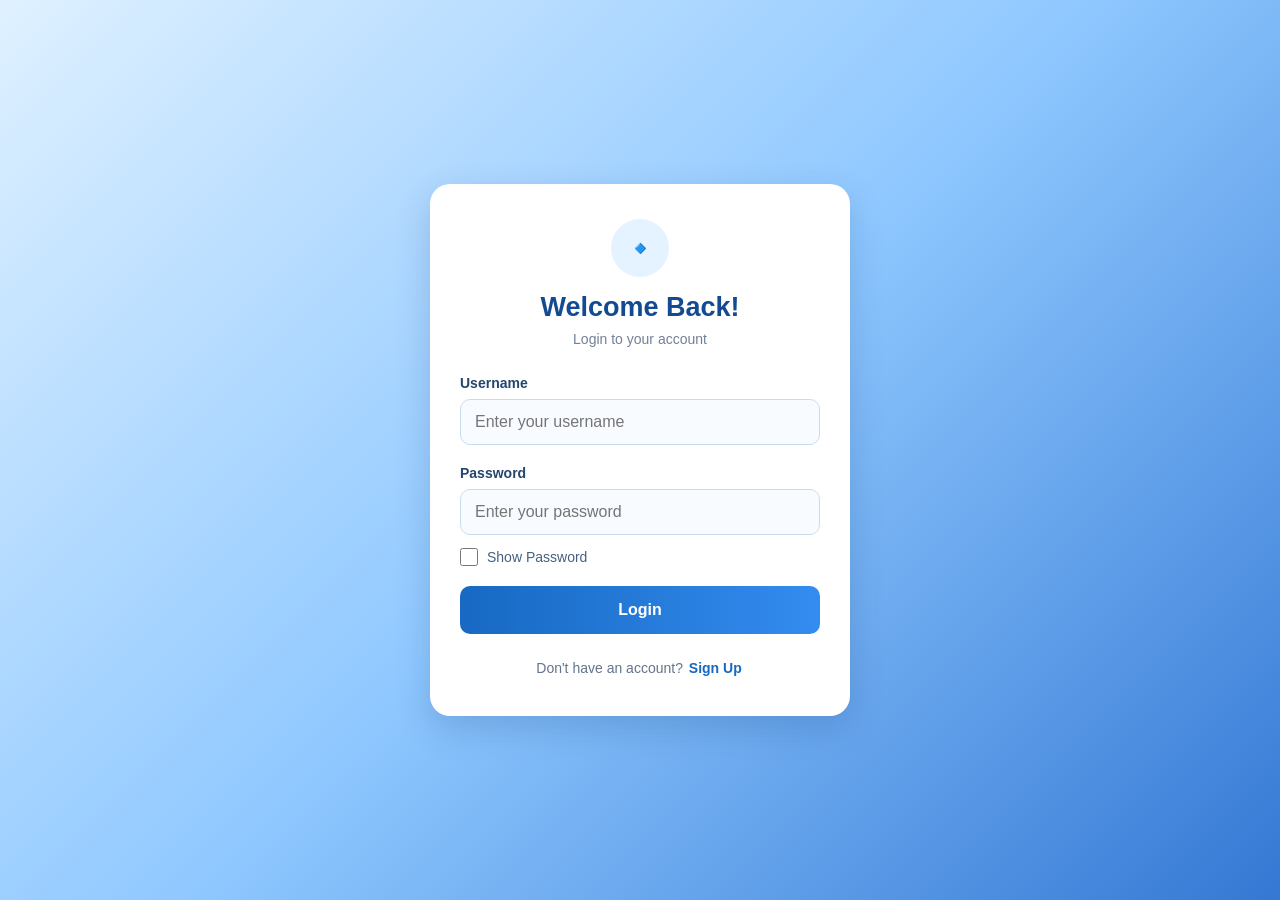
<file: index.html>
<!DOCTYPE html>
<html lang="en">
<head>
 <meta charset="UTF-8">
 <meta name="viewport" content="width=device-width, initial-scale=1.0">
 <title>Home - Personal Website</title>
 <link rel="stylesheet" href="style.css">
 <script>
    // Prevent access without login
    if (localStorage.getItem("isLoggedIn") !== "true") {
        window.location.replace("./login.html");
    }
</script>

</head>
<body>
 <header>
 <h1>Welcome to My Personal Website</h1>
 </header>
 <nav>
 <ul>
 <li><a href="index.html">HOME</a></li>
 <li class="dropdown">
 <a href="#" class="dropbtn">ABOUT</a>
 <div class="dropdown-content">
 <a href="skills.html">Skills I'm Developing</a>
<a href="goals.html">My Goals as a Student</a>
<a href="funfacts.html">Fun Facts About Me</a>
 </div>
 </li>
 <li><a href="gallery.html">GALLERY</a></li>
 <li><a href="contact.html">CONTACT</a></li>
 <a href="javascript:void(0);" class="logout-button" onclick="confirmLogout()">LOG 
OUT</a>
 </ul>
 
 </nav>
 <section id="section2"></section>
 
 <div class="slider">
 <div class="slides">
 <div class="slide">
 <img src="index1.jpg" alt="Image 1">
  <div class="text-overlay"><h1>"I can do all things through him who gives me strength"</h1>
   <h2>Philippians 4:13</h2>
  </div>
 </div>
 <div class="slide">
 <img src="index2.jpg" alt="Image 2">
 <div class="text-overlay"><h1>"Be humble and never think you are better than anyone" </h1>
  <h2>Genesis 3:19</h2>
 </div>
 </div>
 <div class="slide">
 <img src="index3.jpg" alt="Image 3">
 <div class="text-overlay"><h1>"When the time is right,I, the Lord, will make it happen."</h1>
  <h2>Isaiah 60:22</h2>
 </div>
 </div>
 </div>
 <section id="drop">
 <h2>Fun Facts About Me</h2>
 <p>Welcome to my Fun Facts About Me!
Discover my hobbies,interest,and favorite things that make me who I am. Let's explore a little more about me!. </p>
 
 <div class="funfact-container">
 <div class="funfact-card">
 <div class="funfact-inner">
 <div class="funfact-front">
 <p>I Love Pastries 🧁</p>
 </div>
<div class="funfact-back">
 <img src="funfacts1.jpg" alt="i love pastries"heigth="100"width="100">
 <p>I love trying diffenrent kinds of pastries!</p>
  </div>
 </div>
 </div>
 <div class="funfact-card">
 <div class="funfact-inner">
 <div class="funfact-front">
 <p>I Enjoy Watching Dramas 🎬</p>
 </div>
<div class="funfact-back">
 <img src="funfact2.jpg"alt="i enjoy watching dramas"heigth="100"width="100">
 <p>I enjoy watching interesting stories and unexpected plot twist.</p>
 </div>
 </div>
 </div>
 <div class="funfact-card">
 <div class="funfact-inner">
 <div class="funfact-front">
 <p>Music Is Part of My Life 🎧 </p>
 </div>
<div class="funfact-back">
 <img src="funfact3.jpg"alt="music is part of my life"height="100"width="100">
 <p>music helps me relax and set my mood.</p>
 </div>
 </div>
 </div>
 <div class="funfact-card">
 <div class="funfact-inner">
 <div class="funfact-front">
 <p>I Appreciate Nature 🌿 </p>
 </div>
<div class="funfact-back">
 <img src="funfact4.jpg"alt="I appreciate Nature"height="100"width="100">
 <p>Nature makes me feel calm and refreshed</p>
 </div>
 </div>
 </div>
 </div>
 <!-- See More Button -->
 <div class="see-more-container">
 <a href="funfacts.html" class="see-more-button">See More Funfacts</a>
 </div>
 </section>
 
 <div class="container">
 <div class="image-section">
 <img src="img1.png" alt="jelly's Image">
 </div>
 <div class="quote-section">
 <h1>Hi, I'm Jelly!</h1>
 <p>I'm an Information System student who enjoys learning new things and exploring the world of technology.
  I am interested in graphic design and I enjoy chrocheting,singing,ang reading in my free time.
  I believe that every new experience is an opportunity to grow, improve my skills, and discover my potential.
 </p>
 <blockquote>
  "Don't stop when you are <strong>tired.</strong> Stop when you're <strong>proud</strong>"
 </blockquote>
 </div>
 </div>
 
 <footer>
 <p>&copy; 2026 Jelly Rose Y. Espares. All rights reserved.</p>
 </footer>
 <div class="footer-divider"></div> <!-- Orange line -->
 <!-- Lightbox Container -->
 <div id="lightbox" class="lightbox" onclick="closeLightbox()">
 <span class="close" onclick="event.stopPropagation(); closeLightbox()">&times;</span>
 <img class="lightbox-content" id="lightboxImage" src="">
 </div>
 <script>
 const slides = document.querySelector('.slides');
 let index = 0;
  function showNextSlide() {
 index = (index + 1) % 3;
 slides.style.transform = 'translateX(' + (-index * 100) + '%)';
 }
 setInterval(showNextSlide, 3000); // Change slide every 3 seconds
 function openLightbox(imageSrc) {
 const lightbox = document.getElementById('lightbox');
 const lightboxImage = document.getElementById('lightboxImage');
 lightboxImage.src = imageSrc;
 lightbox.style.display = 'block';
 // Hide header and nav
 document.querySelector('header').style.display = 'none'; // Hides the header
 document.querySelector('nav').style.display = 'none'; // Hides the nav
 }
 function closeLightbox() {
 const lightbox = document.getElementById('lightbox');
 lightbox.style.display = 'none';
 // Show header and nav
 document.querySelector('header').style.display = 'block'; // Shows the header
 document.querySelector('nav').style.display = 'flex'; // Shows the nav
 }
 document.addEventListener('DOMContentLoaded', function () {
 const logoutButton = document.querySelector('.logout-button .dropbtn');
 const logoutDropdown = document.querySelector('.logout-dropdown');
 // Toggle dropdown visibility on button click
 logoutButton.addEventListener('click', function () {
 logoutDropdown.style.display = 
 logoutDropdown.style.display === 'block' ? 'none' : 'block';
 });
 // Close dropdown if clicking outside of it
 window.addEventListener('click', function (event) {
 if (!event.target.matches('.dropbtn')) {
 if (logoutDropdown.style.display === 'block') {
 logoutDropdown.style.display = 'none';
 }
 }
 });
 });
 </script>
<script>
// Logout function with confirmation

function confirmLogout() {

    const confirmAction = confirm("Are you sure you want to log out?");

    if (confirmAction) {

        localStorage.removeItem("isLoggedIn");

        alert("You have successfully logged out!");

        window.location.replace("./login.html");
    }
}
</script>
</body>
</html>
</file>
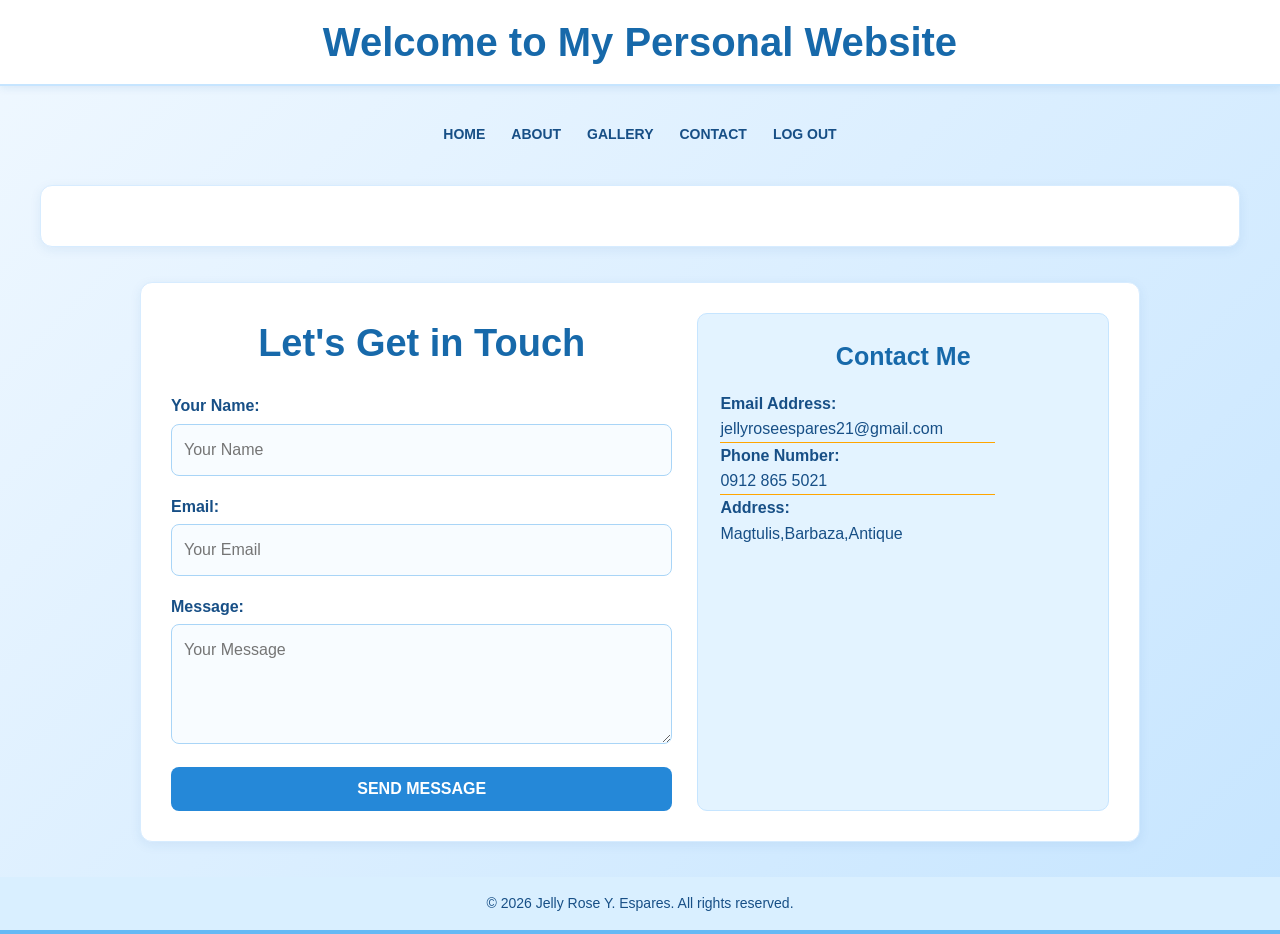
<file: contact.html>
<!DOCTYPE html>
<html lang="en">
<head>
 <meta charset="UTF-8">
 <meta name="viewport" content="width=device-width, initial-scale=1.0">
 <title>Contact - Personal Website</title>
 <link rel="stylesheet" href="style.css">
 
</head>
<body class="contact-background">
 <header>
 <h1>Welcome to My Personal Website</h1>
 </header>
 <nav>
 <ul>
 <li><a href="index.html">HOME</a></li>
 <li class="dropdown">
 <a href="#" class="dropbtn">ABOUT</a>
 <div class="dropdown-content">
 <a href="skills.html">Skills I'm Developing</a>
<a href="goals.html">My Goals as a Student</a>
<a href="funfacts.html">Fun Facts About Me</a>
 </div>
 </li>
 <li><a href="gallery.html">GALLERY</a></li>
 <li><a href="contact.html">CONTACT</a></li>
 <a href="javascript:void(0);" class="logout-button" onclick="confirmLogout()">LOG 
OUT</a>
 </ul>
 </nav>
 <section id="section2"></section>
 <section id="contact">
 <div class="contact-content">
 <!-- Contact Form -->
 <form id="contactForm" class="contact-form">
 <h2>Let's Get in Touch</h2>
 <label for="name">Your Name:</label>
 <input type="text" id="name" name="name" placeholder="Your Name">
 <span class="error" id="nameError"></span>
 
 <label for="email">Email:</label>
 <input type="email" id="email" name="email" placeholder="Your Email">
 <span class="error" id="emailError"></span>
 
 <label for="message">Message:</label>
 <textarea id="message" name="message" placeholder="Your Message"></textarea>
 <span class="error" id="messageError"></span>
 
 <button type="submit"><strong>SEND MESSAGE</strong> </button>
 </form>
 
 <!-- New Container for Contact Details -->
 <div class="contact-details">
 <h3><center>Contact Me</center></h3>
 <p><strong>Email Address:</strong> <br> jellyroseespares21@gmail.com</p>
 <hr width="75%" size="1" color="Orange" align="left">
 <p><strong>Phone Number:</strong> <br>0912 865 5021</p>
 <hr width="75%" size="1" color="Orange" align="left">
 <p><strong>Address:</strong> <br> Magtulis,Barbaza,Antique</p>
 </div>
 </div>
 </section>
 
 
 <footer>
   <p>&copy; 2026 Jelly Rose Y. Espares. All rights reserved.</p>
 </footer>
 <div class="footer-divider"></div> <!-- Orange line -->
 <script>
 const form = document.querySelector("#contactForm");
const nameInput = document.querySelector("#name");
const emailInput = document.querySelector("#email");
const messageInput = document.querySelector("#message");
form.addEventListener("submit", function(event) {
 let isValid = true;
 // Clear all previous error messages
 document.querySelectorAll(".error").forEach(function(errorElement) {
 errorElement.textContent = "";
 });
 // Validate Name
 if (nameInput.value.trim() === "") {
 document.getElementById('nameError').textContent = "Name is required";
 isValid = false;
 }
 // Validate Email
 if (emailInput.value.trim() === "") {
 document.getElementById('emailError').textContent = "Email is required";
 isValid = false;
 } else if (!validateEmail(emailInput.value)) {
 document.getElementById('emailError').textContent = "Please enter a valid email";
 isValid = false;
 }
 // Validate Message
 if (messageInput.value.trim() === "") {
 document.getElementById('messageError').textContent = "Message is required";
 isValid = false;
 }
 // Prevent form submission if there are errors
 if (!isValid) {
 event.preventDefault();
 }
});
// Function to validate email format
function validateEmail(email) {
 const re = /^[^\s@]+@[^\s@]+\.[^\s@]+$/;
 return re.test(String(email).toLowerCase());
}
 </script>
<script>
document.getElementById('contactForm').addEventListener('submit', function(event) {
 event.preventDefault(); // Prevent the default form submission
 // Get form values
 const name = document.getElementById('name').value;
 const email = document.getElementById('email').value;
 const message = document.getElementById('message').value;
 // Simple validation (can be extended)
 if (name === "" || email === "" || message === "") {
 alert("Please fill in all fields before submitting.");
 return; // Exit the function if validation fails
 }
 // Simulating a successful message submission
 alert("Your message has been sent successfully!");
  // Clear form fields after submission
 document.getElementById('contactForm').reset();
});
</script>
<script>
 // Logout function with confirmation
 function confirmLogout() {
 // Show a confirmation message to the user
 const confirmLogout = confirm("Are you sure you want to log out?");
 
 // If the user confirms, proceed with logging out
 if (confirmLogout) {
 // Mark the user as logged out in localStorage (if used)
 localStorage.removeItem('isLoggedIn'); // Or any other keys related to login 
credentials
 
 // Redirect to the login page
 window.location.href = 'login.html';
 } else {
 // If the user cancels, do nothing
 return;
 }
 }
 
 </script>
</body>
</html>
</file>
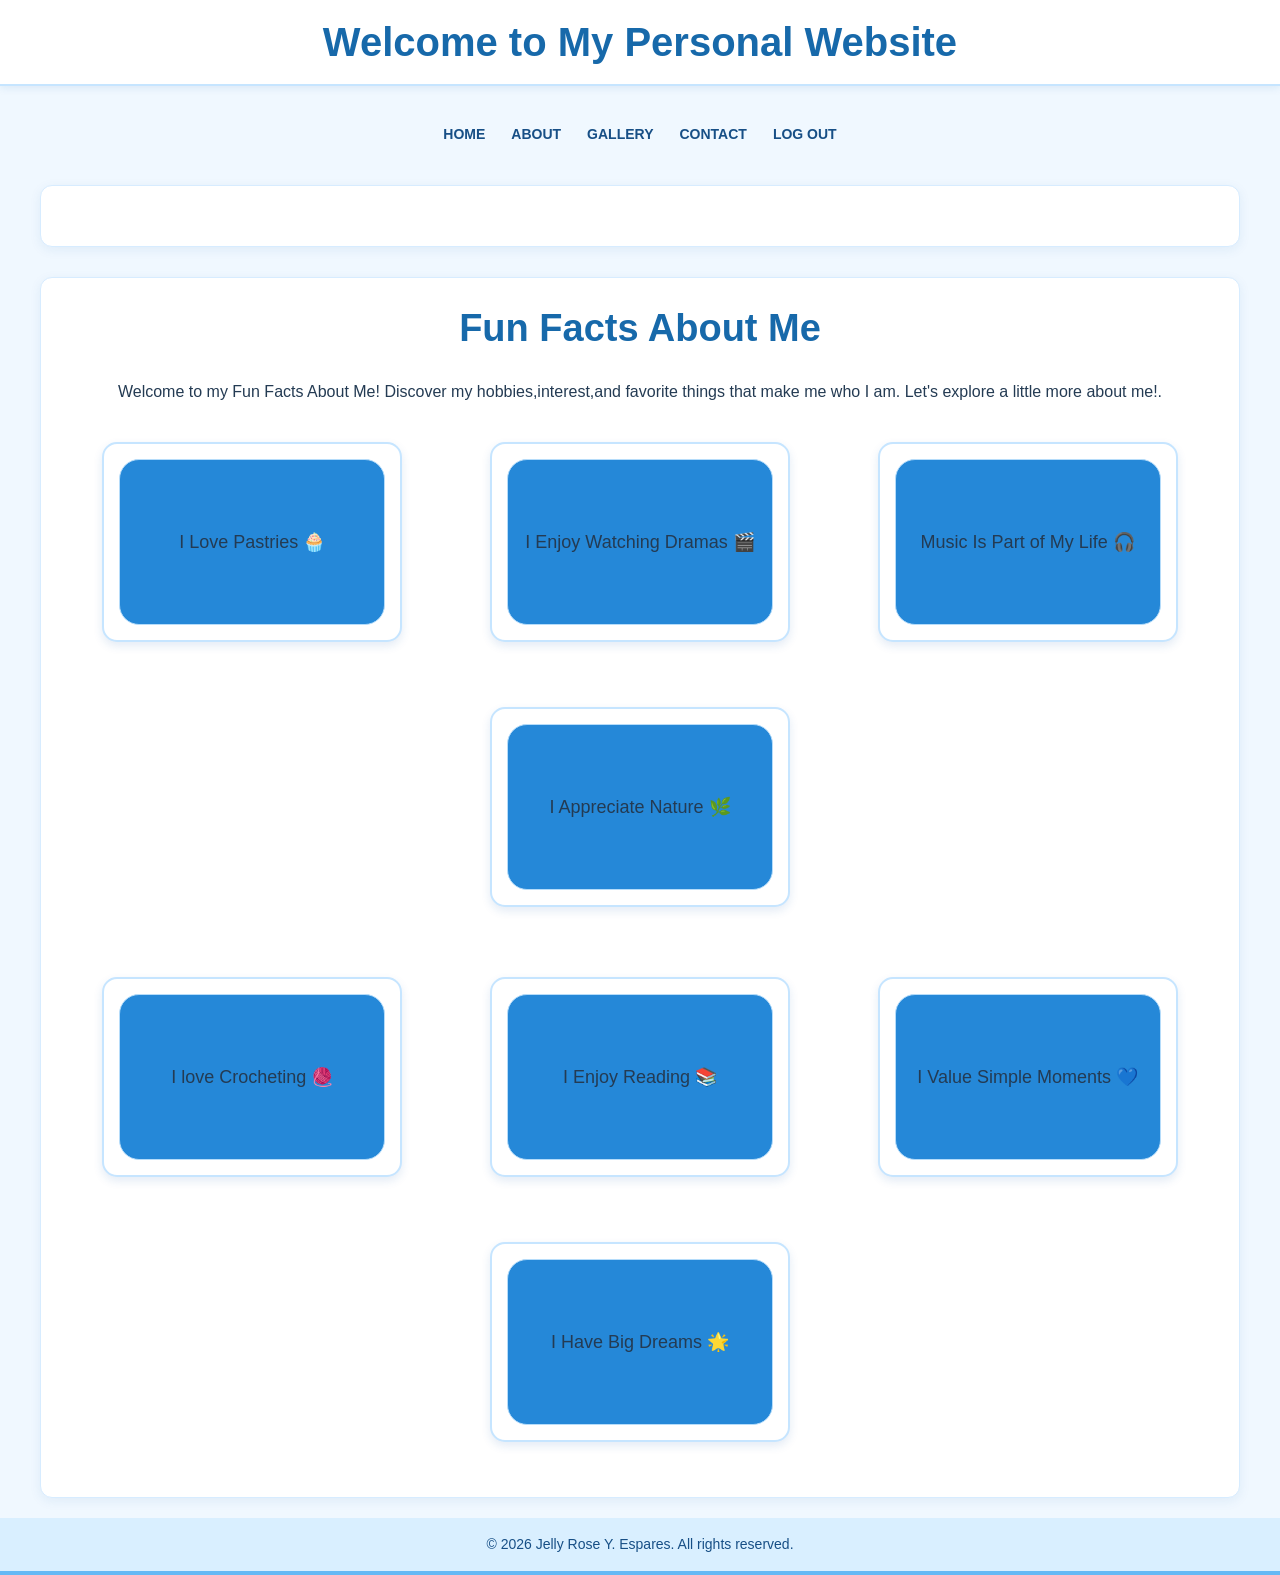
<file: funfacts.html>
<!DOCTYPE html>
<html lang="en">
<head>
 <meta charset="UTF-8">
 <meta name="viewport" content="width=device-width, initial-scale=1.0">
 <title>Fun Facts About Me</title>
 <link rel="stylesheet" href="style.css">
</head>
<body>
 <header>
 <h1>Welcome to My Personal Website</h1>
 </header>
 <nav>
 <ul>
 <li><a href="index.html">HOME</a></li>
 <li class="dropdown">
 <a href="#" class="dropbtn">ABOUT</a>
 <div class="dropdown-content">
 <a href="skills.html">Skills I'm Developing</a>
<a href="goals.html">My Goals as a Student</a>
<a href="funfacts.html">Fun Facts About Me</a>
 </div>
 </li>
 <li><a href="gallery.html">GALLERY</a></li>
 <li><a href="contact.html">CONTACT</a></li>
 <a href="javascript:void(0);" class="logout-button" onclick="confirmLogout()">LOG 
OUT</a>
 </ul>
 </nav>
 <section id="section2"></section>
 <section id="drop">
 <h2>Fun Facts About Me</h2>
 <p>Welcome to my Fun Facts About Me!
Discover my hobbies,interest,and favorite things that make me who I am. Let's explore a little more about me!. </p>
 
 
 <div class="funfact-container">
 <div class="funfact-card">
 <div class="funfact-inner">
 <div class="funfact-front">
 <p>I Love Pastries 🧁</p>
 </div>
<div class="funfact-back">
 <img src="funfacts1.jpg" alt="My favotite pastries" height="100" width="100">
 <class="funfact-image">
 <p>I love trying diffenrent kinds of pastries.</p>
 </div>
 </div>
 </div>
 <div class="funfact-card">
 <div class="funfact-inner">
 <div class="funfact-front">
 <p>I Enjoy Watching Dramas 🎬</p>
 </div>
<div class="funfact-back">
 <img src="funfact2.jpg" alt=" I enjoy watching dramas" height="100" width="100">
 <p>I enjoy watching interesting stories and unexpected plot twist.</p>
 </div>
 </div>
 </div>
 <div class="funfact-card">
 <div class="funfact-inner">
 <div class="funfact-front">
  <p>Music Is Part of My Life 🎧 </p>
 </div>
<div class="funfact-back">
 <img src="funfact3.jpg" alt="music is part of my life" height="100" width="100">
 <p>music helps me relax and set my mood .</p>
 </div>
 </div>
 </div>
 <div class="funfact-card">
 <div class="funfact-inner">
 <div class="funfact-front">
 <p>I Appreciate Nature 🌿 </p>
 </div>
<div class="funfact-back">
 <img src="funfact4.jpg" alt="I appreciate nature" height="100" width="100">
 <p> Nature makes me feel calm and refreshed</p>
 </div>
 </div>
 </div>
 </div>
 <div class="funfact-container">
 <div class="funfact-card">
 <div class="funfact-inner">
 <div class="funfact-front">
 <p>I love Crocheting 🧶</p>
 </div>
<div class="funfact-back">
 <img src="funfact5.jpg" alt="I love crocheting" height="100" width="100">
 <p>crocheting allows me to be creative and patient.</p>
 </div>
 </div>
 </div>
 <div class="funfact-card">
 <div class="funfact-inner">
 <div class="funfact-front">
 <p>I Enjoy Reading 📚</p>
 </div>
<div class="funfact-back">
 <img src="funfact6.jpg" alte="I enjoy reading" heigth="100"width="100">
 <p> reading let me discover new ideas and learn different things.</p>
 </div>
 </div>
 </div>
 <div class="funfact-card">
 <div class="funfact-inner">
 <div class="funfact-front">
 <p>I Value Simple Moments 💙 </p>
 </div>
<div class="funfact-back">
 <img src="funfact7.jpg" alt="I value simple moments" heigth="100"width="100">
 <p>Small,happy moments can make my day special</p>
 </div>
 </div>
 </div>
 <div class="funfact-card">
 <div class="funfact-inner">
 <div class="funfact-front">
 <p>I Have Big Dreams 🌟 </p>
 </div>
<div class="funfact-back">
 <img src="funfact8.jpg" alt=" I have a big dreams" heigth="100"width="100">
 <p> I want to achieve my goals and make my family proud</p>
 </div>
 </div>
 </div>
 </div>
 </div>
 </section>
 
 <script>
 // Logout function with confirmation
 function confirmLogout() {
 // Show a confirmation message to the user
 const confirmLogout = confirm("Are you sure you want to log out?");
 
 // If the user confirms, proceed with logging outif (confirmLogout) {
 // Mark the user as logged out in localStorage (if used)
 localStorage.removeItem('isLoggedIn'); // Or any other keys related to login 
credentials
 
 // Redirect to the login page
 window.location.href = 'login.html';
 } else {
 // If the user cancels, do nothing
 return;
 }
 }
 
 </script>
 <footer>
 <p>&copy; 2026 Jelly Rose Y. Espares. All rights reserved.</p>
 </footer>
 <div class="footer-divider"></div> <!-- Orange line -->
</body>
</html>
</file>
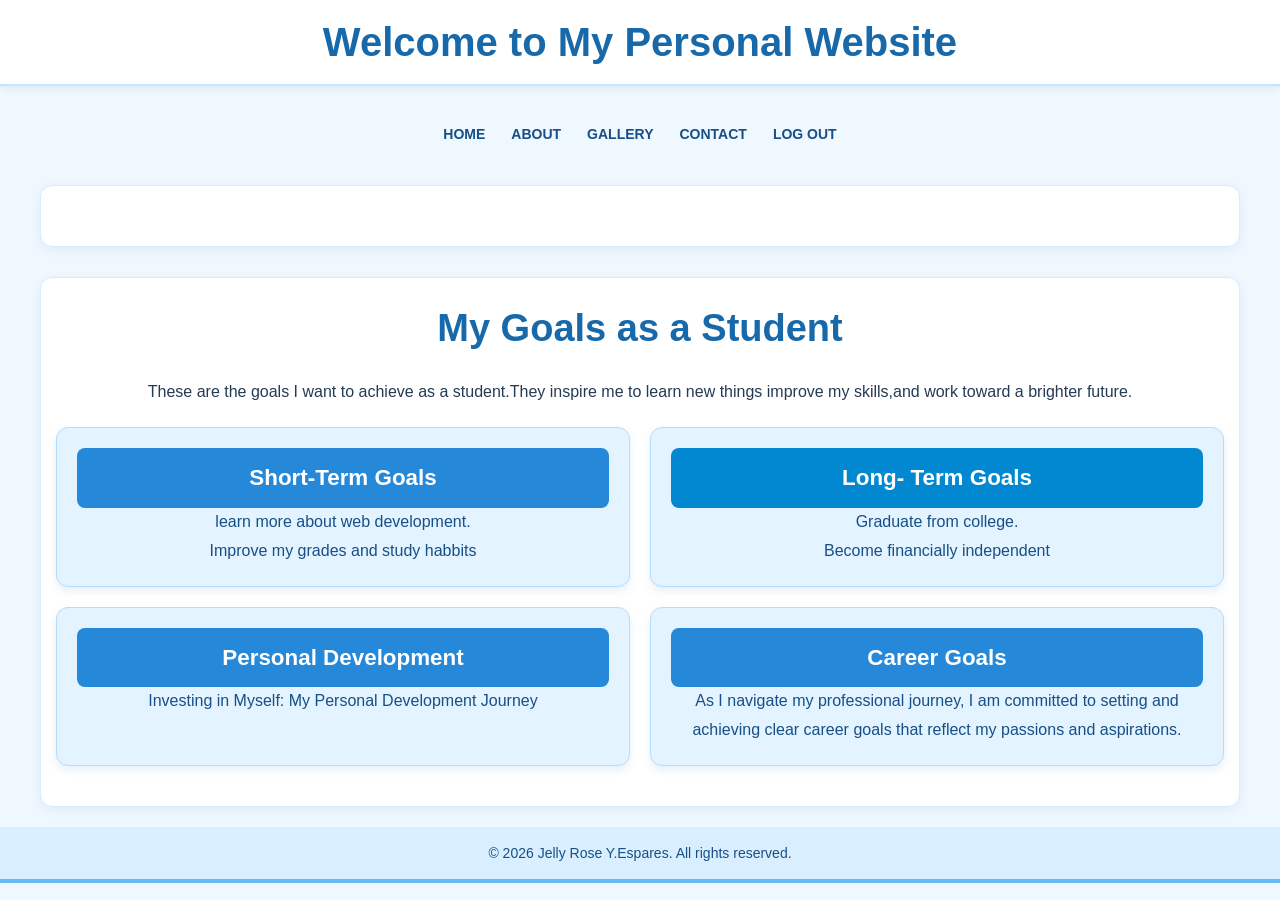
<file: goals.html>
<!DOCTYPE html>
<html lang="en">
<head>
 <meta charset="UTF-8">
 <meta name="viewport" content="width=device-width, initial-scale=1.0">
 <title>My Goals as a Student</title>
 <link rel="stylesheet" href="style.css">
</head>
<body>
 <header>
 <h1>Welcome to My Personal Website</h1>
 </header>
 <nav>
 <ul>
 <li><a href="index.html">HOME</a></li>
 <li class="dropdown">
 <a href="#" class="dropbtn">ABOUT</a>
 <div class="dropdown-content">
 <a href="skills.html">Skills I'm Developing</a>
<a href="goals.html">My Goals as a Student</a>
<a href="funfacts.html">Fun Facts About Me</a>
 </div>
 </li>
 <li><a href="gallery.html">GALLERY</a></li>
 <li><a href="contact.html">CONTACT</a></li>
 <a href="javascript:void(0);" class="logout-button" onclick="confirmLogout()">LOG 
OUT</a>
 </ul>
 </nav>
 <section id="section2"></section>
 <section id="drop">
 <h2>My Goals as a Student</h2>
 <p style="text-align: center;">These are the goals I want to achieve as a student.They inspire me to learn new things 
  improve my skills,and work toward a brighter future.</p>
 
 <div class="goal-grid">
 <div class="goal-card" onclick="toggleGoalDetails(1)">
 <div class="goal-header" style="background-color: 
#288d1;"><strong>Short-Term Goals</strong></div>
 <p>learn more about web development.</p>
  <p>Improve my grades and study habbits</p>
<div class="goal-details" id="goal1-details">
 <p>To achieve these goal,I will train myself and do my best to enhance my skills</p>
 </div>
 </div>
 
 <div class="goal-card" onclick="toggleGoalDetails(1)">
 <div class="goal-header" style="background-color: #0288d1;"><strong>Long-
Term Goals</strong></div>
 <p>Graduate from college.</p>
  <p>Become financially independent</p>
<div class="goal-details" id="goal2-details">
 <p>Able to achieve these i will study hard and trust myself what i am capable of</p></p>
 </div>
 </div>
 
 <div class="goal-card" onclick="toggleGoalDetails(2)">
 <div class="goal-header" style="background-color: 
#288d1;"><strong>Personal Development</strong></div>
 <p>Investing in Myself: My Personal Development Journey</p>
<div class="goal-details" id="goal3-details">
 <p>I strive to become a more well-rounded individual, 
 equipped to handle challenges and make meaningful contributions 
in both my personal and professional life.</p>
  </div>
 </div>
 
 <div class="goal-card" onclick="toggleGoalDetails(2)">
 <div class="goal-header" style="background-color: 
#288d1;"><strong>Career Goals</strong></div>
 <p>As I navigate my professional journey, I am committed to setting and 
achieving clear career goals that reflect my passions and aspirations. </p>
 <div class="goal-details" id="goal4-details">
 <p>My goal is to grow into a leadership position where I can guide 
teams, drive projects to success, and contribute to strategic decision-making. 
 I aim to develop my leadership skills through experience and by 
seeking out opportunities to lead initiatives within my current role.</p>
 </div>
 </div>
 </div>
 </section>
 </section>
 
 <footer>
 <p>&copy; 2026 Jelly Rose Y.Espares. All rights reserved.</p>
 </footer>
 <div class="footer-divider"></div> <!-- Orange line -->
 <script>
 // Function to toggle details for both cards in a row
 function toggleGoalDetails(group) {
 const details1 = document.getElementById('goal' + (group * 2 - 1) + '-details');
 const details2 = document.getElementById('goal' + (group * 2) + '-details');
 // Toggle visibility for the paired goals
 details1.classList.toggle('active');
 details2.classList.toggle('active');
 }
 </script>
<script>
 // Logout function with confirmation
 function confirmLogout() {
 // Show a confirmation message to the user
 const confirmLogout = confirm("Are you sure you want to log out?");
 
 // If the user confirms, proceed with logging out
 if (confirmLogout) {
 // Mark the user as logged out in localStorage (if used)
 localStorage.removeItem('isLoggedIn'); // Or any other keys related to login 
credentials
 
 // Redirect to the login page
 window.location.href = 'login.html';
 } else {
 // If the user cancels, do nothing
 return;
 }
 }
 
 </script>
</body>
</html>
</file>
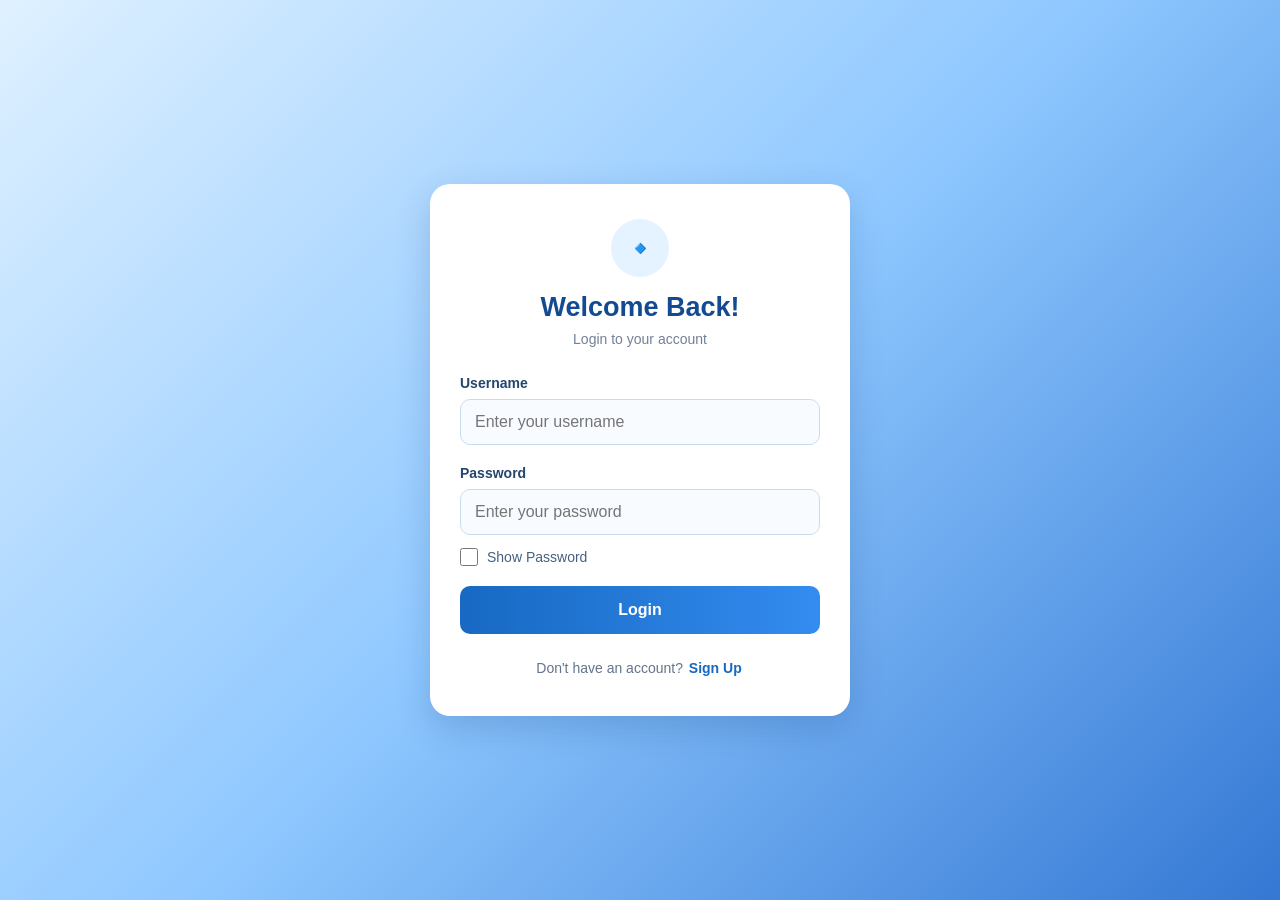
<file: login.html>
<!DOCTYPE html>
<html lang="en">
<head>
    <meta charset="UTF-8">
    <meta name="viewport" content="width=device-width, initial-scale=1.0">
    <title>Login & Sign Up</title>
    <link rel="stylesheet" href="login_style.css">
</head>
<body>

    <div class="form-container">
        <div class="logo">🔹</div>
        <h2 id="formTitle">Welcome Back!</h2>
        <p class="subtitle" id="formSubtitle">Login to your account</p>

        <form id="authForm">
            <label for="username">Username</label>
            <input
                type="text"
                id="username"
                placeholder="Enter your username"
                autocomplete="username"
                required
            >

            <label for="password">Password</label>
            <input
                type="password"
                id="password"
                placeholder="Enter your password"
                autocomplete="current-password"
                required
                minlength="4"
            >

            <div class="show-password">
                <input type="checkbox" id="showPassword">
                <label for="showPassword">Show Password</label>
            </div>

            <div id="confirmGroup" class="hidden">
                <label for="confirmPassword">Confirm Password</label>
                <input
                    type="password"
                    id="confirmPassword"
                    placeholder="Confirm your password"
                    autocomplete="new-password"
                    minlength="4"
                >
                <p id="passwordMatchMessage"></p>
            </div>

            <p id="errorMessage" role="alert"></p>

            <button type="submit" id="submitButton">Login</button>

            <p class="toggle-text" id="toggleText">
                Don't have an account?
                <a href="#" id="toggleLink">Sign Up</a>
            </p>
        </form>
    </div>

    <script>
        const authForm = document.getElementById("authForm");
        const formTitle = document.getElementById("formTitle");
        const formSubtitle = document.getElementById("formSubtitle");
        const username = document.getElementById("username");
        const password = document.getElementById("password");
        const confirmPassword = document.getElementById("confirmPassword");
        const confirmGroup = document.getElementById("confirmGroup");
        const showPassword = document.getElementById("showPassword");
        const submitButton = document.getElementById("submitButton");
        const toggleText = document.getElementById("toggleText");
        const toggleLink = document.getElementById("toggleLink");
        const errorMessage = document.getElementById("errorMessage");
        const passwordMatchMessage =
            document.getElementById("passwordMatchMessage");

        let isLogin = true;

        function clearMessages() {
            errorMessage.textContent = "";
            passwordMatchMessage.textContent = "";
            passwordMatchMessage.className = "";
        }

        function toggleForm(event) {
            if (event) event.preventDefault();

            isLogin = !isLogin;
            authForm.reset();
            clearMessages();

            showPassword.checked = false;
            password.type = "password";
            confirmPassword.type = "password";

            if (isLogin) {
                formTitle.textContent = "Welcome Back!";
                formSubtitle.textContent = "Login to your account";
                confirmGroup.classList.add("hidden");

                confirmPassword.required = false;
                confirmPassword.disabled = true;
                password.autocomplete = "current-password";

                submitButton.textContent = "Login";
                toggleText.innerHTML =
                    `Don't have an account? <a href="#" id="toggleLink">Sign Up</a>`;
            } else {
                formTitle.textContent = "Create Account";
                formSubtitle.textContent = "Sign up to get started";
                confirmGroup.classList.remove("hidden");

                confirmPassword.required = true;
                confirmPassword.disabled = false;
                password.autocomplete = "new-password";

                submitButton.textContent = "Sign Up";
                toggleText.innerHTML =
                    `Already have an account? <a href="#" id="toggleLink">Login</a>`;
            }

            document.getElementById("toggleLink")
                .addEventListener("click", toggleForm);
        }

        toggleLink.addEventListener("click", toggleForm);

        // Show or hide both password fields.
        showPassword.addEventListener("change", function () {
            const type = this.checked ? "text" : "password";
            password.type = type;
            confirmPassword.type = type;
        });

        // Check whether the passwords match.
         function checkPasswordMatch() {
            const first = password.value;
            const second = confirmPassword.value;

            if (!second) {
                passwordMatchMessage.textContent = "";
                passwordMatchMessage.className = "";
            } else if (first === second) {
                passwordMatchMessage.textContent = "Passwords match!";
                passwordMatchMessage.className = "success-message";
            } else {
                passwordMatchMessage.textContent =
                    "Passwords do not match.";
                passwordMatchMessage.className = "error-message";
            }
        }

        password.addEventListener("input", checkPasswordMatch);
        confirmPassword.addEventListener("input", checkPasswordMatch);

        authForm.addEventListener("submit", function (event) {
            event.preventDefault();
            clearMessages();

            const user = username.value.trim();
            const pass = password.value;

            if (!user || !pass) {
                errorMessage.textContent =
                    "Please fill in all required fields.";
                return;
            }

            if (pass.length < 4) {
                errorMessage.textContent =
                    "Password must be at least 4 characters.";
                return;
            }

            if (!isLogin) {
                const confirm = confirmPassword.value;

                if (pass !== confirm) {
                    errorMessage.textContent =
                        "Passwords do not match.";
                    return;
                }

                if (localStorage.getItem("username") !== null) {
                    errorMessage.textContent =
                        "An account is already saved in this browser. Login or clear the old demo account first.";
                    return;
                }

                localStorage.setItem("username", user);
                localStorage.setItem("password", pass);

                alert("Account created successfully! You can now log in.");

                toggleForm();
                return;
            }

            const savedUsername = localStorage.getItem("username");
            const savedPassword = localStorage.getItem("password");

            if (
                savedUsername !== null &&
                user === savedUsername &&
                pass === savedPassword
            ) {
                alert("Welcome! Successfully logged in.");
                window.location.href = "index.html";
            } else {
                errorMessage.textContent =
                    "Invalid username or password. Please sign up first if you don't have an account.";
            }
        });
    </script>

</body>
</html>
</file>
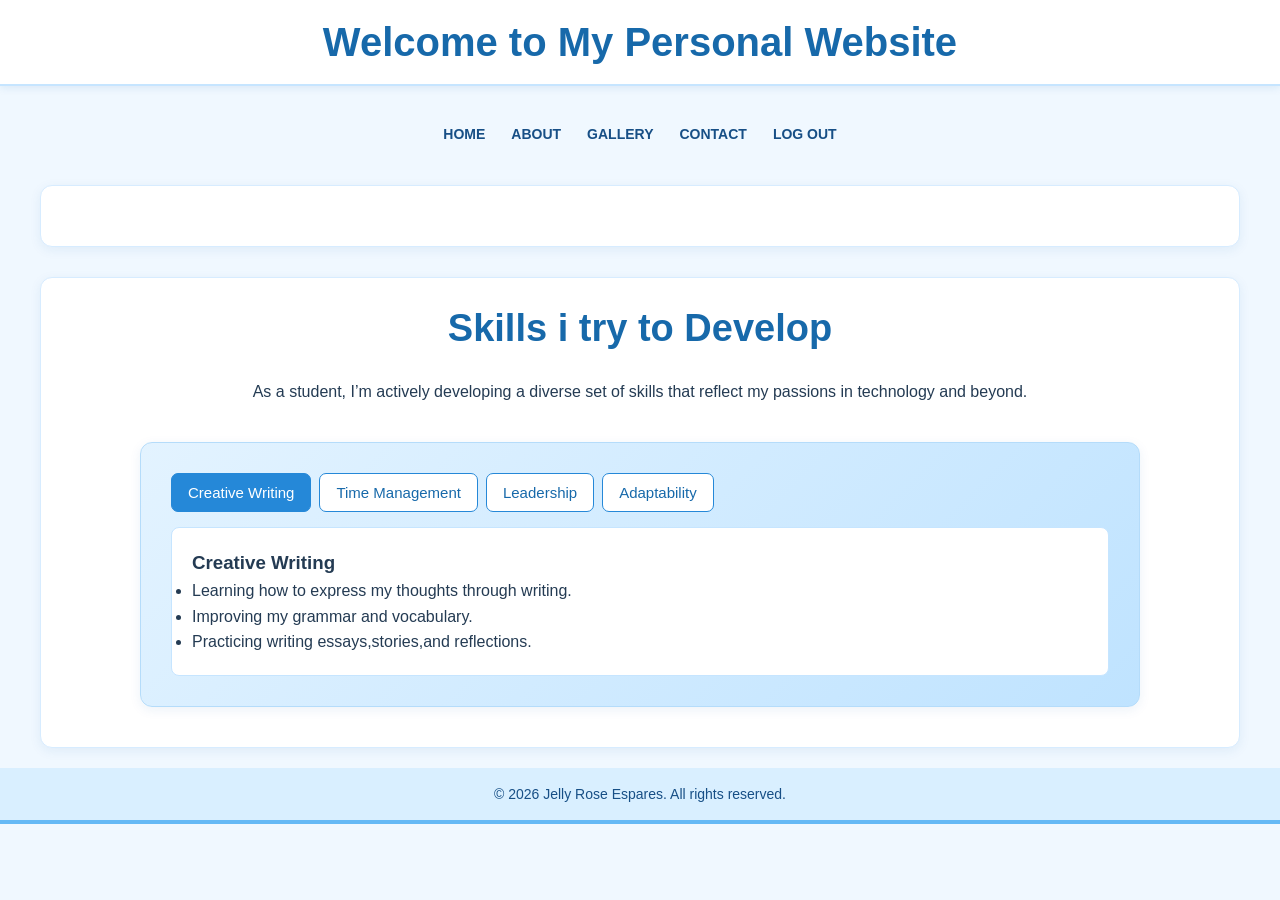
<file: skills.html>
<!DOCTYPE html>
<html lang="en">
<head>
 <meta charset="UTF-8">
 <meta name="viewport" content="width=device-width, initial-scale=1.0">
 <title>Skills I'm Developing</title>
 <link rel="stylesheet" href="style.css">
</head>
<body>
 <header>
 <h1>Welcome to My Personal Website</h1>
 </header>
 <nav>
 <ul>
 <li><a href="index.html">HOME</a></li>
 <li class="dropdown">
 <a href="#" class="dropbtn">ABOUT</a>
 <div class="dropdown-content">
 <a href="skills.html">Skills I'm Developing</a>
<a href="goals.html">My Goals as a Student</a>
<a href="funfacts.html">Fun Facts About Me</a>
 </div>
 </li>
 <li><a href="gallery.html">GALLERY</a></li>
 <li><a href="contact.html">CONTACT</a></li>
 <a href="javascript:void(0);" class="logout-button" onclick="confirmLogout()">LOG 
OUT</a>
 </ul>
 </nav>
 <section id="section2"></section>
 <section id="drop">
 <h2>Skills i try to Develop</h2>
 <p>As a student, I’m actively developing a diverse set of skills that reflect my passions 
in technology and beyond.</p>
 
 <section id="skills">
 
 <div class="tab">
 <button class="tablinks" onclick="openTab(event, 'IT')">Creative
  Writing</button>
 <button class="tablinks" onclick="openTab(event, 'GraphicDesign')">Time Management</button>
 <button class="tablinks" onclick="openTab(event, 'PublicSpeaking')">Leadership</button>
 <button class="tablinks" onclick="openTab(event, 'ProblemSolving')">Adaptability
</button>
 </div>
 
 <div id="IT" class="tabcontent">
 <h3>Creative Writing</h3>
 <ul>
 <li>Learning how to express my thoughts through writing.</li>
 <li>Improving my grammar and vocabulary.</li>
 <li>Practicing writing essays,stories,and reflections.</li>
 </ul>
 </div>
 
 <div id="GraphicDesign" class="tabcontent" style="display:none;">
 <h3>Time Management</h3>
 <ul><li>Learning how to organize my daily activities.</li>
 <li>Setting priorities for school tasks and personal responsibilities.</li>
<li> Completing assignments before their deadlines.</li>
 </ul>
 </div>
 <div id="PublicSpeaking" class="tabcontent" style="display:none;">
 <h3>Leadership</h3>
 <ul>
 <li>Learning how to guide and motivate others.
 </li>
<li>Making fair decisions and listening to different opinions.</li>
<li>Strengthening my ability to share ideas clearly and confidently.
</li>
 </ul>
 </div>
 <div id="ProblemSolving" class="tabcontent" style="display:none;">
 <h3>Adaptability</h3>
 <ul>
 <li>Learning how to adjust to new situation.</li>
 <li>Staying positive when facing challenges.</li>
 <li>Being open to new ideas and experiences.</li> 
 </ul>
 </div>
 </section>
 </section>
 <footer>
 <p>&copy; 2026 Jelly Rose Espares. All rights reserved.</p>
 </footer>
 <div class="footer-divider"></div> <!-- Orange line -->
<script>
function openTab(evt, tabName) {
 // Get all tab content elements
 const tabcontents = document.getElementsByClassName("tabcontent");
 // Hide all tab content
 for (let i = 0; i < tabcontents.length; i++) {
 tabcontents[i].style.display = "none";
 }
 // Remove "active" class from all tab links
 const tablinks = document.getElementsByClassName("tablinks");
 for (let i = 0; i < tablinks.length; i++) {
 tablinks[i].classList.remove("active");
 }
 // Show the current tab
 document.getElementById(tabName).style.display = "block";
 evt.currentTarget.classList.add("active");
}
// Initially show the first tab content
document.addEventListener("DOMContentLoaded", function() {
 document.querySelector('.tablinks').click(); // Simulates a click on the first tab
});
</script>
<script>
 // Logout function with confirmation
 function confirmLogout() {
 // Show a confirmation message to the user
 const confirmLogout = confirm("Are you sure you want to log out?");
 
 // If the user confirms, proceed with logging out
 if (confirmLogout) {
 // Mark the user as logged out in localStorage (if used) Page 22
 localStorage.removeItem('isLoggedIn'); // Or any other keys related to login 
credentials
 
 // Redirect to the login page
 window.location.href = 'login.html';
 } else {
 // If the user cancels, do nothing
 return;
 }
 }
 
 </script>
</body>
</html>
</file>
<file: style.css>
/* GENERAL RESET */
* {
    box-sizing: border-box;
    margin: 0;
    padding: 0;
}

html {
    scroll-behavior: smooth;
    scroll-padding-top: 125px;
}

body {
    font-family: "Trebuchet MS", Arial, sans-serif;
    background-color: #f0f8ff;
    color: #243b53;
    line-height: 1.6;
    min-height: 100vh;
    overflow-wrap: break-word;
    padding-top:115px;
}

img {
    max-width: 100%;
}

/* =========================================
   HEADER
========================================= */

header {
    position: fixed;
    top: 0;
    left: 0;
    width: 100%;
    min-height: 58px;
    padding: 8px 15px;
    background-color: #ffffff;
    color: #155eaa;
    text-align:center;
    border-bottom: 2px solid #c6e5ff;
    box-shadow: 0 2px 8px rgba(21, 94, 170, 0.10);
    z-index: 1100;
}

header h1 {
    font-size: 40px;
    line-height: 1.7;
    font-weight: bold;
    color: #1769aa;
}
* =========================================
   NAVIGATION MENU
========================================= */

nav {
    position: fixed;
    top: 58px;
    left: 0;
    width: 100%;
    background-color: #d9efff;
    border-bottom: 2px solid #b5dcfa;
    box-shadow: 0 3px 8px rgba(21, 94, 170, 0.08);
    z-index: 1099;
}

nav ul {
    list-style: none;
    display: flex;
    align-items: center;
    justify-content: center;
    flex-wrap: nowrap;
    gap: 2px;
    margin: 0;
    padding: 0 12px;
    width: 100%;
}

nav ul li {
    position: relative;
    flex: 0 0 auto;
    margin: 0;
}

nav ul li a,
.logout-button {
    display: block;
    padding: 10px 12px;
    border: none;
    border-radius: 6px;
    background-color: transparent;
    color: #174f86;
    text-decoration: none;
    text-alig:center;
    font-family: "Trebuchet MS", Arial, sans-serif;
    font-size: 14px;
    font-weight: bold;
    line-height: 1.4;
    white-space: nowrap;
    cursor: pointer;
    transition: background-color 0.2s ease, color 0.2s ease;
}

nav ul li a:hover,
nav ul li a:focus-visible,
.logout-button:hover,
.logout-button:focus-visible {
    background-color: #ffffff;
    color: #0878ce;
    outline-color: #0878ce;
}

/* LOGOUT BUTTON */
nav ul li .logout-button {
    position: static;
    padding: 10px 12px;
    font-size: 14px;
    background-color: #bfe3ff;
    color: #174f86;
}
/* =========================================
   ABOUT DROPDOWN MENU
========================================= */

.dropdown {
    position: relative;
}

.dropdown-content {
    display: none;
    position: absolute;
    top: 100%;
    left: 0;
    min-width: 190px;
    max-width: 85vw;
    background-color: #ffffff;
    border: 1px solid #c6e5ff;
    border-radius: 8px;
    box-shadow: 0 5px 15px rgba(21, 94, 170, 0.16);
    overflow: hidden;
    z-index: 1200;
}

.dropdown-content a {
    display: block;
    padding: 11px 14px;
    color: #174f86;
    background-color: #ffffff;
    text-align: left;
    font-size: 14px;
    white-space: normal;
}

.dropdown-content a:hover,
.dropdown-content a:focus-visible {
    background-color: #e3f3ff;
    color: #0878ce;
}

.dropdown:hover .dropdown-content,
.dropdown:focus-within .dropdown-content {
    display: block;
}

.dropdown:hover .dropbtn,
.dropdown:focus-within .dropbtn {
    background-color: #ffffff;
    color: #0878ce;
}

/* =========================================
   GENERAL SECTIONS
========================================= */

section {
    margin: 30px auto 20px;
    padding: 30px;
    width: calc(100% - 40px);
    max-width: 1200px;
    background-color: #ffffff;
    border: 1px solid #d7ecff;
    border-radius: 12px;
    box-shadow: 0 3px 12px rgba(21, 94, 170, 0.08);
}

.section2 {
    margin: 35px auto 20px;
    padding: 30px;
    width: calc(100% - 40px);
    max-width: 1200px;
    background-color: #ffffff;
    border: 1px solid #d7ecff;
    border-radius: 12px;
    box-shadow: 0 3px 12px rgba(21, 94, 170, 0.08);
}

#drop {
    padding: 20px 15px;
}

#drop h2,
#gallery h2,
#contact h2 {
    margin: 0 0 20px;
    text-align: center;
    font-size: clamp(25px, 4vw, 38px);
    color: #1769aa;
    background: none;
    -webkit-text-fill-color: initial;
}

#drop p {
    text-align: center;
    line-height: 1.8;
}
/* =========================================
   SEE MORE BUTTON
========================================= */

.see-more-container {
    margin-top: 20px;
    text-align: center;
}

.see-more-button {
    display: inline-block;
    padding: 10px 22px;
    background-color: #2588d8;
    color: #ffffff;
    text-decoration: none;
    border: 2px solid #2588d8;
    border-radius: 25px;
    font-size: 16px;
    font-weight: bold;
    transition: 0.2s ease;
}

.see-more-button:hover {
    background-color: #1769aa;
    border-color: #1769aa;
}

/* =========================================
   FOOTER
========================================= */

.footer-divider {
    width: 100%;
    height: 4px;
    margin: 0;
    background-color: #65b9f5;
}

footer {
    width: 100%;
    padding: 15px;
    background-color: #d9efff;
    color: #174f86;
    text-align: center;
    font-size: 14px;
}

/* =========================================
   IMAGE SLIDER
========================================= */

.slider {
    position: relative;
    width: 100%;
    overflow: hidden;
    border-radius: 10px;
    background-color: #d9efff;
}

.slides {
    display: flex;
    transition: transform 0.5s ease;
}
.slide {
    position: relative;
    flex: 0 0 100%;
    min-width: 100%;
}

.slides img {
    display: block;
    width: 100%;
    height: 600px;
    object-fit: cover;
}

.text-overlay {
    position: absolute;
    top: 50%;
    left: 50%;
    width: 90%;
    max-width: 800px;
    padding: 20px;
    transform: translate(-50%, -50%);
    border-radius: 10px;
    background-colo:transparent;
    color: #ffffff;
    font-size: clamp(10px, 3.5vw, 32px);
    font-weight:normal;
    text-align:center;
    top:60%;
}
#contact {
    display: flex;
    align-items: stretch;
    justify-content: space-between;
    gap: 25px;
    width: calc(100% - 40px);
    max-width: 1000px;
    margin: 35px auto;
    padding: 30px;
    background-color: #ffffff;
    border: 1px solid #d7ecff;
    border-radius: 12px;
    box-shadow: 0 3px 12px rgba(21, 94, 170, 0.08);
}

.contact-content {
    display: flex;
    align-items: stretch;
    justify-content: space-between;
    gap: 25px;
    width: 100%;
}

.contact-form {
    display: flex;
    flex-direction: column;
    width: 55%;
    min-width: 0;
}
.contact-form label {
    margin-bottom: 5px;
    color: #174f86;
    font-family: "Trebuchet MS", Arial, sans-serif;
    font-size: 16px;
    font-weight: bold;
}

.contact-form input,
.contact-form textarea {
    width: 100%;
    margin-bottom: 14px;
    padding: 12px;
    border: 1px solid #a9d5f7;
    border-radius: 8px;
    background-color: #f8fcff;
    color: #243b53;
    font: inherit;
}

.contact-form input:focus,
.contact-form textarea:focus {
    outline: 2px solid #65b9f5;
    border-color: #2588d8;
}

.contact-form textarea {
    min-height: 120px;
    resize: vertical;
}

.contact-form button {
    width: 100%;
    min-height: 44px;
    margin-top: 5px;
    padding: 12px;
    border: none;
    border-radius: 8px;
    background-color: #2588d8;
    color: #ffffff;
    font-family: "Trebuchet MS", Arial, sans-serif;
    font-size: 16px;
    font-weight: bold;
    cursor: pointer;
}

.contact-form button:hover {
    background-color: #1769aa;
}

.contact-details {
    width: 45%;
    padding: 22px;
    border: 1px solid #c6e5ff;
    border-radius: 10px;
    background-color: #e3f3ff;
    color: #174f86;
    font-size: 16px;
    overflow-wrap: anywhere;
}

.contact-details h3 {
    margin: 0 0 15px;
    color: #1769aa;
    font-size: 25px;
}
/* CONTACT PAGE BACKGROUND */
.contact-background {
    min-height: 100vh;
    padding-top: 115px;
    background: linear-gradient(135deg, #f0f8ff, #c6e5ff, #eaf7ff);
    background-size: 200% 200%;
    animation: gradientAnimation 15s ease infinite;
}

@keyframes gradientAnimation {
    0% {
        background-position: 0% 50%;
    }

    50% {
        background-position: 100% 50%;
    }

    100% {
        background-position: 0% 50%;
    }
}
/* ERROR MESSAGES */
.error {
    display: block;
    margin-top: 4px;
    color: #1769aa;
    font-family: Arial, sans-serif;
    font-size: 14px;
    font-weight: normal;
}

#gallery {
    margin: 35px auto 20px;
}

#gallery h2 {
    margin-bottom: 20px;
}

.gallery {
    display: flex;
    flex-wrap: wrap;
    justify-content: center;
    align-items: flex-start;
    gap: 22px;
    padding: 15px;
}

.gallery-item {
    width: min(100%, 300px);
    min-width: 0;
    text-align: center;
}

.gallery img {
    display: block;
    width: 100%;
    height: 220px;
    margin: 0 auto;
    object-fit: cover;
    border: 3px solid #d7ecff;
    border-radius: 10px;
    cursor: pointer;
    transition: transform 0.3s ease, box-shadow 0.3s ease;
}

.gallery img:hover {
    transform: scale(1.03);
    box-shadow: 0 5px 14px rgba(21, 94, 170, 0.18);
}

.image-description {
    margin-top: 10px;
    color: #174f86;
    font-size: 16px;
    line-height: 1.5;
}

.lightbox {
    display: none;
    position: fixed;
    inset: 0;
    z-index: 2000;
    width: 100%;
    height: 100%;
    padding: 60px 15px 20px;
    background-color: rgba(10, 35, 65, 0.92);
}

.lightbox-content {
    display: block;
    width: auto;
    max-width: 90%;
    max-height: 80vh;
    margin: 20px auto 0;
    object-fit: contain;
    border: 2px solid #ffffff;
    border-radius: 8px;
}

.close {
    position: absolute;
    top: 10px;
    right: 20px;
    z-index: 2002;
    color: #ffffff;
    font-size: 38px;
    font-weight: bold;
    cursor: pointer;
}

.close:hover,
.close:focus {
    color: #bfe3ff;
    text-decoration: none;
}

.prev,
.next {
    position: absolute;
    top: 50%;
    z-index: 2002;
    width: auto;
    margin-top: -22px;
    padding: 14px;
    border: none;
    border-radius: 6px;
    background-color: rgba(37, 136, 216, 0.7);
    color: #ffffff;
    font-size: 25px;
    font-weight: bold;
    cursor: pointer;
    user-select: none;
    transition: background-color 0.2s ease;
}

.prev {
    left: 10px;
}

.next {
    right: 10px;
}

.prev:hover,
.next:hover {
    background-color: #1769aa;
}
#skills {
    width: calc(100% - 40px);
    max-width: 1000px;
    margin: 35px auto 20px;
    padding: 30px;
    background: linear-gradient(135deg, #e3f3ff, #bfe3ff);
    border: 1px solid #b5dcfa;
    border-radius: 12px;
    box-shadow: 0 3px 12px rgba(21, 94, 170, 0.08);
    animation: gradientAnimation 15s ease infinite;
}

.tab {
    display: flex;
    flex-wrap: wrap;
    gap: 8px;
    overflow: visible;
    margin-bottom: 15px;
}

.tab button {
    padding: 10px 16px;
    border: 1px solid #2588d8;
    border-radius: 7px;
    background-color: #ffffff;
    color: #1769aa;
    font-family: inherit;
    font-size: 15px;
    cursor: pointer;
    transition: 0.2s ease;
}

.tab button:hover,
.tab button.active {
    background-color: #2588d8;
    color: #ffffff;
}

.tabcontent {
    display: none;
    padding: 20px;
    border: 1px solid #c6e5ff;
    border-radius: 8px;
    background-color: #ffffff;
    color: #243b53;
}
.goal-grid {
    display: grid;
    grid-template-columns: repeat(2, minmax(0, 1fr));
    gap: 20px;
    padding: 20px 0;
}

.goal-card {
    position: relative;
    overflow: hidden;
    padding: 20px;
    border: 1px solid #b5dcfa;
    border-radius: 12px;
    background-color: #e3f3ff;
    color: #174f86;
    box-shadow: 0 4px 8px rgba(21, 94, 170, 0.10);
    cursor: pointer;
    transition: transform 0.3s ease, box-shadow 0.3s ease;
}

.goal-card:hover {
    transform: translateY(-4px);
    box-shadow: 0 7px 15px rgba(21, 94, 170, 0.16);
}

.goal-header {
    padding: 12px;
    border-radius: 8px;
    background-color: #2588d8;
    color: #ffffff;
    font-size:1.4em;
    text-align: center;
}

.goal-details {
    display: none;
    margin-top: 12px;
    color: #174f86;
    font-size: 1em;
    line-height: 1.7;
}

.goal-details.active {
    display: block;
    animation: fadeIn 0.3s ease-in;
}

@keyframes fadeIn {
    from {
        opacity: 0;
    }

    to {
        opacity: 1;
    }
}
.funfacts-section {
    width: calc(100% - 40px);
    max-width: 1200px;
    margin: 35px auto 20px;
    padding: 30px;
    background-color: #ffffff;
    border: 1px solid #d7ecff;
    border-radius: 12px;
    box-shadow: 0 3px 12px rgba(21, 94, 170, 0.08);
}

.funfact-container {
    display: flex;
    flex-wrap: wrap;
    justify-content: center;
    align-items: center;
    gap: 25px;
    padding: 15px;
}

.funfact-card {
    position: relative;
    width: min(100%, 300px);
    height: 200px;
    perspective: 1000px;
}

.funfact-inner {
    position: relative;
    width: 100%;
    height: 100%;
    transform-style: preserve-3d;
    transition: transform 0.8s ease-in-out;
}

.funfact-card:hover .funfact-inner,
.funfact-card:focus-within .funfact-inner {
    transform: rotateY(180deg);
}

.funfact-front,
.funfact-back {
    position: absolute;
    display: flex;
    align-items: center;
    justify-content: center;
    width: 100%;
    height:100%;
    padding: 12px;
    border: 1px solid #b5dcfa;
    border-radius: 20px;
    backface-visibility: hidden;
    -webkit-backface-visibility: hidden;
    color: #ffffff;
    font-size: 21px;
    text-align: left;
    overflow-wrap: anywhere;
}

.funfact-front {
    background-color: #2588d8;
}

.funfact-back {
    transform: rotateY(180deg);
    background-color: #1769aa;
}
.container {
    display: flex;
    align-items: center;
    justify-content: center;
    gap: 30px;
    width: calc(100% - 40px);
    max-width: 1200px;
    margin: 30px auto;
    padding: 25px;
    border: 1px solid #b5dcfa;
    border-radius: 12px;
    background: linear-gradient(135deg, #e3f3ff, #bfe3ff);
    box-shadow: 0 3px 12px rgba(21, 94, 170, 0.08);
}
/*fun facts photos*/
.funfact-card{
    background-color:#ffffff;
    border:2px solid #c6e5ff;
    border-radius:15px;
    padding:15px;
    margin:20px auto;
    max-width:500px;
    text-align:center;
    box-shadow:0 4px 10px rgb(21,94,170,0.12);
}

.funfact-image{
    width:100%;
    max-width:350px;
    heigth:120px;
    object-fit:cover;
    border-radius:10px;
    display:block;
    margin:0 auto 15px;
    
}
.funfact-card h2 {
   color:#1769aa;
    margin-bottom:10px;
}
.funfact-card p {
    color:#243b53;
    line-height:1.6;
    font-size: 18px;
}

@media (max-width:600p) {
    .funfact-card{
        width:94%;
        padding:12px;
    }
   .funfact-image{
       height:190px;
   } 
}

.image-section {
    flex: 1 1 45%;
    min-width: 0;
}

.image-section img {
    display: block;
    width: 100%;
    max-width: 500px;
    height: auto;
    margin: 0 auto;
    border: 3px solid #ffffff;
    border-radius: 10px;
}

.quote-section {
    flex: 1 1 50%;
    min-width: 0;
    text-align: left;
}

.quote-section h1 {
    margin-bottom: 15px;
    color: #1769aa;
    font-size: clamp(24px, 3vw, 34px);
    font-weight: bold;
}

.quote-section p {
    margin-bottom: 18px;
    color: #243b53;
    font-size: 16px;
    line-height: 1.8;
}

.quote-section blockquote {
    margin: 0;
    padding: 20px;
    border-top: 3px solid #65b9f5;
    border-bottom: 3px solid #65b9f5;
    border-radius: 8px;
    background-color: rgba(255, 255, 255, 0.65);
    color: #174f86;
    font-size: 18px;
    font-style: italic;
    text-align: center;
    box-shadow: 0 3px 8px rgba(21, 94, 170, 0.08);
}
MOBILE RESPONSIVE DESIGN
========================================= */

@media screen and (max-width: 600px) {
    html {
        scroll-padding-top: 110px;
    }

    header {
        min-height: 52px;
        padding: 7px 8px;
    }

    header h1 {
        font-size: 18px;
        line-height: 1.5;
    }

    nav {
        top: 52px;
    }

    nav ul {
        justify-content: flex-start;
        gap: 2px;
        padding: 0 5px;
        overflow-x: auto;
        overflow-y: hidden;
    }

    nav ul li a,
    nav ul li .logout-button {
        padding: 9px 10px;
        font-size: 12px;
        line-height: 1.4;
    }

    .dropdown-content {
        position: fixed;
        top: 96px;
        left: auto;
        min-width: 175px;
        max-width: 85vw;
    }

    .dropdown-content a {
        padding: 11px 12px;
        font-size: 13px;
    }

    section,
    .section2 {
        width: calc(100% - 24px);
        margin: 22px auto 15px;
        padding: 18px;
        border-radius: 10px;
    }

    #drop {
        padding: 15px 5px;
    }

    #drop h2,
    #gallery h2,
    #contact h2 {
        font-size: 26px;
    }

    #drop p {
        font-size: 15px;
    }

    .see-more-button {
        padding: 10px 18px;
        font-size: 14px;
    }

    footer {
        padding: 12px 8px;
        font-size: 12px;
    }

    .slides img {
        height: 300px;
        object-fit: cover;
    }

    .text-overlay {
        width: 92%;
        padding: 12px;
        font-size: 20px;
    }

    #contact {
        display: block;
        width: calc(100% - 24px);
        margin: 22px auto;
        padding: 18px;
    }

    .contact-content {
        display: flex;
        flex-direction: column;
        gap: 20px;
    }

    .contact-form,
    .contact-details {
        width: 100%;
    }

    .contact-form label {
        font-size: 15px;
    }

    .contact-form input,
    .contact-form textarea {
        padding: 11px;
        font-size: 15px;
    }

    .contact-form button {
        min-height: 46px;
        font-size: 15px;
    }

    .contact-details {
        padding: 17px;
        font-size: 15px;
    }

    .contact-details h3 {
        font-size: 22px;
    }

    .contact-background {
        padding-top: 105px;
    }

    .gallery {
        gap: 18px;
        padding: 8px 0;
    }

    .gallery-item {
        width: 100%;
        max-width: 340px;
    }

    .gallery img {
        width: 100%;
        height: 220px;
        margin: 0 auto;
    }

    .image-description {
        font-size: 15px;
    }

    .lightbox {
        padding: 65px 8px 15px;
    }

    .lightbox-content {
        max-width: 96%;
        max-height: 72vh;
        margin-top: 35px;
    }

    .close {
        top: 8px;
        right: 15px;
        font-size: 34px;
    }

    .prev,
    .next {
        padding: 11px;
        font-size: 20px;
    }
  #skills {
        width: calc(100% - 24px);
        margin: 22px auto;
        padding: 16px;
    }

    .tab {
        gap: 7px;
    }

    .tab button {
        padding: 9px 12px;
        font-size: 13px;
    }

    .tabcontent {
        padding: 15px;
        font-size: 14px;
    }

    .goal-grid {
        grid-template-columns: 1fr;
        gap: 15px;
        padding: 12px 0;
    }

    .goal-card {
        padding: 16px;
    }

    .goal-header {
        font-size: 1.2em;
    }

    .funfacts-section {
        width: calc(100% - 24px);
        margin: 22px auto;
        padding: 18px;
    }

    .funfact-container {
        gap: 16px;
        padding: 12px 0;
    }
    .funfact-card {
        width: 100%;
        max-width: 320px;
        height: 190px;
    }

    .funfact-front,
    .funfact-back {
        padding: 15px;
        font-size: 19px;
    }

    .container {
        flex-direction: column;
        gap: 20px;
        width: calc(100% - 24px);
        margin: 22px auto;
        padding: 16px;
    }

    .image-section,
    .quote-section {
        width: 100%;
        flex: 1 1 auto;
    }

    .image-section img {
        width: 100%;
    }
  .quote-section h1 {
        font-size: 25px;
    }

    .quote-section p {
        font-size: 15px;
    }

    .quote-section blockquote {
        padding: 15px;
        font-size: 16px;
    }
}

/* =========================================
   SMALL MOBILE PHONES
========================================= */

@media screen and (max-width: 360px) {
    header h1 {
        font-size: 16px;
    }

    nav ul li a,
    nav ul li .logout-button {
        padding: 8px;
        font-size: 11px;
    }

    .slides img {
        height: 240px;
    }

    section,
    .section2,
    #contact,
    .funfacts-section,
    #skills {
        padding: 14px;
    }
}

/* ===== PHOTO ALBUM GALLERY ===== */

.gallery-page {
    background: #f0f8ff;
    color: #24476b;
    font-family: Arial, Helvetica, sans-serif;
}

.gallery-page header {
    background: #ffffff;
    color: #2563a6;
    text-align: center;
    padding: 22px 12px;
}

.gallery-page header h1 {
    font-size: clamp(20px, 4vw, 30px);
}

/* Keep the existing navigation style */
.gallery-page nav {
    position: sticky;
    top: 0;
    z-index: 100;
}

/* Main content */
.gallery-main {
    width: 100%;
    max-width: 1100px;
    margin: 0 auto;
    padding: 28px 16px;
    min-height: 65vh;
}

.gallery-main h2 {
    color: #2563a6;
    text-align: center;
    font-size: clamp(23px, 4vw, 32px);
    margin-bottom: 12px;
}

.gallery-intro {
    text-align: center;
    line-height: 1.7;
    margin: 0 auto 25px;
    max-width: 650px;
    color: #4b6480;
}
/* Six main albums */
.album-grid {
    display: grid;
    grid-template-columns: repeat(3, minmax(0, 1fr));
    gap: 20px;
}

.album-card {
    background: #ffffff;
    border: 1px solid #d5e9fa;
    border-radius: 14px;
    overflow: hidden;
    cursor: pointer;
    box-shadow: 0 4px 12px rgba(37, 99, 166, 0.12);
    transition: transform 0.2s, box-shadow 0.2s;
}

.album-card:hover {
    transform: translateY(-4px);
    box-shadow: 0 8px 18px rgba(37, 99, 166, 0.2);
}

.album-cover {
    width: 100%;
    height: 190px;
    object-fit: cover;
    display: block;
}

.album-info {
    padding: 14px;
    text-align: center;
}

.album-info h3 {
    color: #2563a6;
    font-size: 18px;
    margin-bottom: 6px;
}

.album-info p {
    font-size: 14px;
    color: #64748b;
}
/* Photos inside an album */
.photo-grid {
    display: grid;
    grid-template-columns: repeat(3, minmax(0, 1fr));
    gap: 14px;
    margin-top: 22px;
}

.photo-card {
    border: none;
    padding: 0;
    background: #ffffff;
    border-radius: 10px;
    overflow: hidden;
    cursor: pointer;
    box-shadow: 0 3px 10px rgba(37, 99, 166, 0.12);
}

.photo-card img {
    display: block;
    width: 100%;
    height: 180px;
    object-fit: cover;
    transition: transform 0.25s;
}

.photo-card:hover img {
    transform: scale(1.04);
}

.photo-caption {
    padding: 10px;
    color: #2563a6;
    font-size: 14px;
}
/* Back button */
.back-button {
    display: block;
    background: #2563eb;
    color: #ffffff;
    border: none;
    border-radius: 8px;
    padding: 11px 16px;
    font-size: 15px;
    cursor: pointer;
    margin-bottom: 22px;
}

.back-button:hover {
    background: #1d4ed8;
}

/* Large photo viewer */
.photo-modal[hidden],
#album-view[hidden],
#gallery-home[hidden] {
    display: none !important;
}

.photo-modal {
    position: fixed;
    inset: 0;
    z-index: 9999;
    background: rgba(8, 24, 45, 0.94);
    display: flex;
    align-items: center;
    justify-content: center;
    gap: 12px;
    padding: 55px 12px 60px;
}

.photo-modal img {
    max-width: 78%;
    max-height: 78vh;
    object-fit: contain;
    border-radius: 8px;
}

.close-modal {
    position: absolute;
    top: 12px;
    right: 20px;
    color: white;
    background: transparent;
    border: none;
    font-size: 38px;
    cursor: pointer;
}

.photo-arrow {
    background: #2563eb;
    color: white;
    border: none;
    border-radius: 50%;
    width: 40px;
    height: 40px;
    flex-shrink: 0;
    cursor: pointer;
}

#photo-caption {
    position: absolute;
    bottom: 18px;
    color: white;
    text-align: center;
    padding: 0 12px;
}
/* Footer */
.gallery-footer {
    text-align: center;
    padding: 20px 12px;
    color: #2563a6;
    background: #ffffff;
}

/* Tablet */
@media (max-width: 768px) {
    .album-grid,
    .photo-grid {
        grid-template-columns: repeat(2, minmax(0, 1fr));
        gap: 12px;
    }

    .album-cover {
        height: 150px;
    }

    .photo-card img {
        height: 145px;
    }

    .gallery-main {
        padding: 22px 12px;
    }
}

/* Small mobile phones */
@media (max-width: 400px) {
    .album-grid,
    .photo-grid {
        gap: 9px;
    }

    .album-cover {
        height: 120px;
    }

    .album-info {
        padding: 10px 5px;
    }

    .album-info h3 {
        font-size: 15px;
    }

    .album-info p,
    .photo-caption {
        font-size: 12px;
    }

    .photo-card img {
        height: 115px;
    }

    .photo-modal {
        gap: 5px;
        padding-left: 5px;
        padding-right: 5px;
    }

    .photo-modal img {
        max-width: 72%;
    }

    .photo-arrow {
        width: 30px;
        height: 30px;
        font-size: 12px;
    }
}
</file>
<file: login_style.css>
/* General page design */
* {
    box-sizing: border-box;
    margin: 0;
    padding: 0;
}

body {
    font-family: Arial, Helvetica, sans-serif;
    min-height: 100vh;
    display: flex;
    justify-content: center;
    align-items: center;
    padding: 20px;
    background: linear-gradient(135deg, #dff1ff, #8fc8ff, #3478d4);
}

/* Login and signup card */
.form-container {
    background: #ffffff;
    width: 100%;
    max-width: 420px;
    padding: 35px 30px;
    border-radius: 20px;
    box-shadow: 0 12px 35px rgba(17, 61, 120, 0.20);
}

.logo {
    width: 58px;
    height: 58px;
    margin: 0 auto 15px;
    display: flex;
    align-items: center;
    justify-content: center;
    background: #e5f2ff;
    border-radius: 50%;
    font-size: 28px;
}

h2 {
    text-align: center;
    color: #124b91;
    font-size: 27px;
    margin-bottom: 8px;
}

.subtitle {
    text-align: center;
    color: #718096;
    font-size: 14px;
    margin-bottom: 28px;
}

/* Form labels and input fields */
form > label,
#confirmGroup > label {
    display: block;
    color: #23466e;
    font-weight: bold;
    font-size: 14px;
    margin-bottom: 8px;
}

input[type="text"],
input[type="password"] {
    display: block;
    width: 100%;
    min-width: 0;
    padding: 13px 14px;
    margin-bottom: 20px;
    border: 1px solid #c9dcef;
    border-radius: 10px;
    background: #f8fbff;
    color: #17385d;
    font-size: 16px;
    outline: none;
    transition: border-color 0.2s, box-shadow 0.2s;
}

input[type="text"]:focus,
input[type="password"]:focus {
    border-color: #2878d7;
    box-shadow: 0 0 0 3px rgba(40, 120, 215, 0.13);
}

/* Show password */
.show-password {
    display: flex;
    align-items: center;
    gap: 9px;
    margin: -7px 0 20px;
}

.show-password input[type="checkbox"] {
    width: 18px;
    height: 18px;
    flex-shrink: 0;
    accent-color: #1769c2;
    cursor: pointer;
}

.show-password label {
    color: #45617f;
    font-size: 14px;
    cursor: pointer;
}

/* Confirm password section */
.hidden {
    display: none !important;
}

#passwordMatchMessage {
    font-size: 13px;
    margin-top: -12px;
    margin-bottom: 15px;
}

.success-message {
    color: #16834a;
}

.error-message {
    color: #d52c3a;
}

/* Error message */
#errorMessage {
    color: #d52c3a;
    font-size: 14px;
    line-height: 1.5;
    margin-bottom: 12px;
}

/* Main button */
button[type="submit"] {
    width: 100%;
    min-height: 48px;
    border: none;
    border-radius: 10px;
    background: linear-gradient(90deg, #1769c2, #348cf0);
    color: #ffffff;
    font-size: 16px;
    font-weight: bold;
    cursor: pointer;
    transition: transform 0.2s, box-shadow 0.2s;
}

button[type="submit"]:hover {
    box-shadow: 0 6px 15px rgba(23, 105, 194, 0.25);
}

button[type="submit"]:active {
    transform: scale(0.98);
}

/* Login / signup toggle */
.toggle-text {
    margin-top: 23px;
    text-align: center;
    color: #64748b;
    font-size: 14px;
    line-height: 1.7;
}

.toggle-text a {
    color: #1769c2;
    font-weight: bold;
    text-decoration: none;
    padding: 5px 2px;
}

.toggle-text a:hover {
    text-decoration: underline;
}

/* Small screens */
@media (max-width: 480px) {
    body {
        padding: 15px;
    }

    .form-container {
        padding: 28px 22px;
        border-radius: 16px;
    }

    h2 {
        font-size: 24px;
    }

    .subtitle {
        margin-bottom: 23px;
    }
}
</file>
